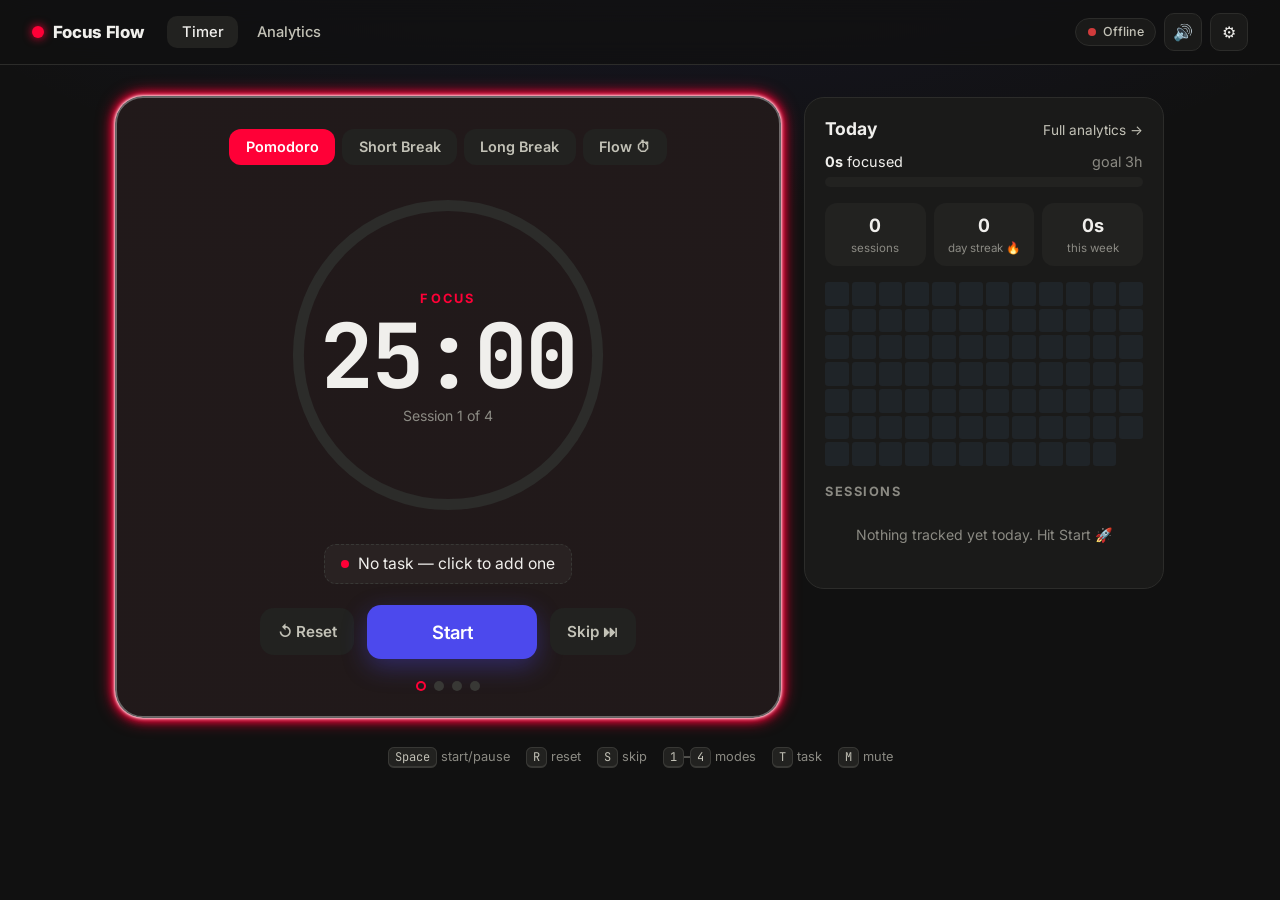
<file: index.html>
<!DOCTYPE html>
<html lang="en">
<head>
  <meta charset="UTF-8">
  <meta name="viewport" content="width=device-width, initial-scale=1.0">
  <title>Focus Flow — Pomodoro Timer</title>
  <meta name="theme-color" content="#111111">
  <link rel="preconnect" href="https://fonts.googleapis.com">
  <link href="https://fonts.googleapis.com/css2?family=Inter:wght@400;500;600;700;800&family=JetBrains+Mono:wght@500;700&display=swap" rel="stylesheet">
  <link rel="stylesheet" href="css/styles.css?v=1">
</head>
<body class="page-timer">

  <header class="topbar">
    <a class="brand" href="./"><span class="brand-dot"></span>Focus Flow</a>
    <nav class="nav">
      <a href="./" class="active">Timer</a>
      <a href="analytics/">Analytics</a>
    </nav>
    <div class="top-actions">
      <span class="sync-pill" id="syncPill" title="Sync status"><i></i><b>…</b></span>
      <button class="icon-btn" id="muteBtn" title="Sound on/off (M)" aria-label="Toggle sound">🔊</button>
      <button class="icon-btn" id="settingsBtn" title="Settings" aria-label="Settings">⚙</button>
    </div>
  </header>

  <main class="timer-layout">

    <!-- ===================== TIMER CARD ===================== -->
    <section class="container card-timer" id="timerCard" data-mode="focus">
      <div class="mode" role="tablist">
        <button data-mode-button="focus" class="active" role="tab">Pomodoro</button>
        <button data-mode-button="short" role="tab">Short Break</button>
        <button data-mode-button="long" role="tab">Long Break</button>
        <button data-mode-button="flow" role="tab" title="Open-ended stopwatch — track hours without a fixed length">Flow ⏱</button>
      </div>

      <div class="ring-wrap">
        <svg class="ring" viewBox="0 0 300 300" aria-hidden="true">
          <circle class="ring-track" cx="150" cy="150" r="136"></circle>
          <circle class="ring-bar" id="ringBar" cx="150" cy="150" r="136"></circle>
        </svg>
        <div class="ring-center">
          <div class="phase-label" id="phaseLabel">Focus</div>
          <button class="timer-display" id="timeDisplay" title="Click to set a custom time">25:00</button>
          <div class="sub-label" id="subLabel">Session 1 of 4</div>
        </div>
      </div>

      <button class="current-task" id="taskChip" title="Change task (T)">
        <span class="task-dot"></span>
        <span id="taskText">No task — click to add one</span>
        <span class="proj-tag" id="projText"></span>
      </button>

      <div class="controls">
        <button id="reset" class="ctl-secondary" title="Reset (R)">↺ <span>Reset</span></button>
        <button id="start" title="Start / Pause (Space)">Start</button>
        <button id="skip" class="ctl-secondary" title="Skip to next (S)"><span>Skip</span> ⏭</button>
      </div>

      <div class="cycle-dots" id="cycleDots" aria-label="Pomodoros in this cycle"></div>
    </section>

    <!-- ===================== TODAY PANEL ===================== -->
    <aside class="panel today-panel">
      <div class="panel-head">
        <h2>Today</h2>
        <a class="link-btn" href="analytics/">Full analytics →</a>
      </div>

      <div class="goal">
        <div class="goal-top">
          <span><b id="todayFocus">0m</b> focused</span>
          <span class="muted">goal <span id="goalText">3h</span></span>
        </div>
        <div class="goal-bar"><div id="goalFill"></div></div>
      </div>

      <div class="mini-stats">
        <div><b id="todaySessions">0</b><span>sessions</span></div>
        <div><b id="streakVal">0</b><span>day streak 🔥</span></div>
        <div><b id="weekFocus">0h</b><span>this week</span></div>
      </div>

      <div class="mini-heat" id="miniHeat" aria-label="Last 12 weeks"></div>

      <h3 class="list-title">Sessions</h3>
      <ul class="session-list" id="todayList">
        <li class="empty">Nothing tracked yet today. Hit Start 🚀</li>
      </ul>
    </aside>
  </main>

  <footer class="shortcuts">
    <span><kbd>Space</kbd> start/pause</span>
    <span><kbd>R</kbd> reset</span>
    <span><kbd>S</kbd> skip</span>
    <span><kbd>1</kbd>–<kbd>4</kbd> modes</span>
    <span><kbd>T</kbd> task</span>
    <span><kbd>M</kbd> mute</span>
  </footer>

  <!-- ===================== TASK MODAL ===================== -->
  <div class="custom-modal" id="taskModal" hidden>
    <div class="modal-content">
      <h2>What are you working on?</h2>
      <label class="field"><span>Task</span>
        <input type="text" id="taskInput" list="taskList" placeholder="e.g. Approval flow API" maxlength="300" autocomplete="off">
      </label>
      <label class="field"><span>Project / tag</span>
        <input type="text" id="projectInput" list="projectList" placeholder="e.g. TDF Payments" maxlength="80" autocomplete="off">
      </label>
      <datalist id="taskList"></datalist>
      <datalist id="projectList"></datalist>
      <div class="chip-row" id="recentProjects"></div>
      <div class="modal-buttons">
        <button id="skipTask" class="btn-ghost">Skip</button>
        <button id="confirmTask" class="btn-primary">Start focus</button>
      </div>
    </div>
  </div>

  <!-- ===================== CUSTOM TIME MODAL ===================== -->
  <div class="custom-modal" id="timeModal" hidden>
    <div class="modal-content">
      <h2>Set custom time</h2>
      <p class="muted small">Only for this <b id="timeModeName">session</b>. Defaults live in ⚙ Settings.</p>
      <div class="time-inputs">
        <label class="field"><span>Minutes</span><input type="number" id="customMin" min="0" max="600" value="25"></label>
        <label class="field"><span>Seconds</span><input type="number" id="customSec" min="0" max="59" value="0"></label>
      </div>
      <div class="chip-row">
        <button class="chip" data-preset="10">10m</button>
        <button class="chip" data-preset="20">20m</button>
        <button class="chip" data-preset="45">45m</button>
        <button class="chip" data-preset="50">50m</button>
        <button class="chip" data-preset="90">90m</button>
      </div>
      <div class="modal-buttons">
        <button id="cancelTime" class="btn-ghost">Cancel</button>
        <button id="confirmTime" class="btn-primary">Set</button>
      </div>
    </div>
  </div>

  <!-- ===================== SETTINGS MODAL ===================== -->
  <div class="custom-modal" id="settingsModal" hidden>
    <div class="modal-content wide">
      <h2>Settings</h2>
      <form id="settingsForm" class="settings-grid">
        <fieldset>
          <legend>Durations (minutes)</legend>
          <label class="field"><span>Pomodoro</span><input type="number" name="focusMin" min="1" max="600"></label>
          <label class="field"><span>Short break</span><input type="number" name="shortMin" min="1" max="120"></label>
          <label class="field"><span>Long break</span><input type="number" name="longMin" min="1" max="240"></label>
          <label class="field"><span>Long break every</span><input type="number" name="longEvery" min="2" max="12"></label>
          <label class="field"><span>Daily goal (min)</span><input type="number" name="dailyGoalMin" min="10" max="1440"></label>
          <label class="field"><span>Min. length to save (sec)</span><input type="number" name="minLogSec" min="0" max="3600"></label>
        </fieldset>
        <fieldset>
          <legend>Behaviour</legend>
          <label class="switch"><input type="checkbox" name="autoStartBreaks"><span>Auto-start breaks</span></label>
          <label class="switch"><input type="checkbox" name="autoStartFocus"><span>Auto-start next pomodoro</span></label>
          <label class="switch"><input type="checkbox" name="askTask"><span>Ask for task before focus</span></label>
          <label class="switch"><input type="checkbox" name="notifications"><span>Desktop notifications</span></label>
        </fieldset>
        <fieldset>
          <legend>Sound</legend>
          <label class="switch"><input type="checkbox" name="sound"><span>Sounds (start / stop / done)</span></label>
          <label class="switch"><input type="checkbox" name="tick"><span>Soft tick every second</span></label>
          <label class="switch"><input type="checkbox" name="hourlyChime"><span>Hourly chime in Flow mode</span></label>
          <label class="field"><span>Volume</span><input type="range" name="volume" min="0" max="1" step="0.05"></label>
          <div class="chip-row">
            <button type="button" class="chip" data-test-sound="start">▶ start</button>
            <button type="button" class="chip" data-test-sound="stop">■ stop</button>
            <button type="button" class="chip" data-test-sound="complete">✓ done</button>
            <button type="button" class="chip" data-test-sound="hourly">⏰ hourly</button>
          </div>
        </fieldset>
      </form>
      <p class="muted small" id="dbInfo"></p>
      <div class="modal-buttons">
        <button id="cancelSettings" class="btn-ghost">Cancel</button>
        <button id="saveSettings" class="btn-primary">Save</button>
      </div>
    </div>
  </div>

  <div id="toasts"></div>


  <script src="js/config.js?v=1"></script>
  <script src="js/api.js?v=1"></script>
  <script src="js/sound.js?v=1"></script>
  <script src="js/app.js?v=1"></script>
</body>
</html>
</file>
<file: css/styles.css>
/* ============================================================
   FOCUS FLOW — STYLES (timer + analytics)
   ============================================================ */
:root {
  --bg: #111111;
  --bg-2: #161616;
  --surface: #1a1a19;
  --surface-2: #222220;
  --line: #2c2c2a;
  --line-2: #383835;
  --text: #f0efec;
  --text-2: #c3c2b7;
  --muted: #8b8a83;
  --accent: #4c49ed;
  --accent-2: #3f3dd3;
  --good: #0ca30c;
  --warn: #fab219;
  --crit: #d03b3b;
  --focus: 255, 0, 55;
  --short: 0, 255, 205;
  --long: 0, 140, 255;
  --flow: 169, 112, 255;
  --radius: 20px;
  --mono: "JetBrains Mono", ui-monospace, SFMono-Regular, Menlo, monospace;
  color-scheme: dark;
}

* { box-sizing: border-box; }
html, body { margin: 0; }
body {
  font-family: "Inter", -apple-system, BlinkMacSystemFont, "Segoe UI", sans-serif;
  background:
    radial-gradient(1200px 600px at 50% -200px, rgba(76, 73, 237, 0.12), transparent 70%),
    var(--bg);
  color: var(--text);
  min-height: 100vh;
  -webkit-font-smoothing: antialiased;
}
a { color: inherit; }
button { font: inherit; color: inherit; }
[hidden] { display: none !important; }
.muted { color: var(--muted); }
.small { font-size: 0.85rem; }
code { font-family: var(--mono); font-size: 0.85em; background: var(--surface-2); padding: 1px 6px; border-radius: 6px; }

/* ---------------------------------------------------------------- top bar */
.topbar {
  position: sticky; top: 0; z-index: 50;
  display: flex; align-items: center; gap: 1rem;
  padding: 0.8rem clamp(1rem, 3vw, 2rem);
  background: rgba(17, 17, 17, 0.8);
  backdrop-filter: blur(12px);
  border-bottom: 1px solid var(--line);
}
.brand { display: flex; align-items: center; gap: 0.55rem; font-weight: 800; letter-spacing: -0.02em; text-decoration: none; font-size: 1.05rem; }
.brand-dot { width: 12px; height: 12px; border-radius: 50%; background: rgb(var(--focus)); box-shadow: 0 0 10px rgb(var(--focus)); }
.nav { display: flex; gap: 0.25rem; margin-left: 0.5rem; }
.nav a { text-decoration: none; padding: 0.45rem 0.9rem; border-radius: 10px; color: var(--text-2); font-weight: 500; font-size: 0.92rem; }
.nav a:hover { background: var(--surface-2); color: var(--text); }
.nav a.active { background: var(--surface-2); color: var(--text); }
.top-actions { margin-left: auto; display: flex; align-items: center; gap: 0.5rem; }
.icon-btn {
  width: 38px; height: 38px; border-radius: 10px; border: 1px solid var(--line);
  background: var(--surface); cursor: pointer; font-size: 1rem;
  display: inline-flex; align-items: center; justify-content: center;
}
.icon-btn:hover { background: var(--surface-2); }

.sync-pill {
  display: inline-flex; align-items: center; gap: 0.45rem;
  font-size: 0.78rem; color: var(--text-2);
  padding: 0.35rem 0.7rem; border-radius: 999px; border: 1px solid var(--line); background: var(--surface);
  white-space: nowrap;
}
.sync-pill b { font-weight: 500; }
.sync-pill i { width: 8px; height: 8px; border-radius: 50%; background: var(--muted); }
.sync-pill[data-status="online"] i { background: var(--good); box-shadow: 0 0 6px var(--good); }
.sync-pill[data-status="syncing"] i { background: var(--warn); animation: pulse 1s infinite; }
.sync-pill[data-status="offline"] i { background: var(--crit); }
.sync-pill[data-status="local"] i { background: #8b8a83; }
@keyframes pulse { 50% { opacity: 0.3; } }

/* ---------------------------------------------------------------- timer layout */
.timer-layout {
  display: grid;
  grid-template-columns: minmax(0, 1fr) 360px;
  gap: 1.5rem;
  max-width: 1080px;
  margin: 2rem auto 1rem;
  padding: 0 1rem;
  align-items: start;
}

.container.card-timer {
  --mode-rgb: var(--focus);
  --progress: 0;
  position: relative;
  text-align: center;
  padding: 2rem 2rem 1.6rem;
  border-radius: 28px;
  background:
    linear-gradient(rgba(var(--mode-rgb), calc(0.03 + var(--progress) * 0.14)), rgba(var(--mode-rgb), calc(0.03 + var(--progress) * 0.14))),
    var(--surface);
  transition: background 0.6s ease;
  isolation: isolate;
}
/* neon border (kept from the original design) */
.container.card-timer::before {
  content: ""; position: absolute; inset: -1px; border-radius: 28px;
  border: 2px solid rgba(255, 255, 255, 0.35);
  box-shadow:
    0 0 2px #fff, 0 0 4px #fff,
    0 0 8px rgb(var(--mode-rgb)), 0 0 12px rgb(var(--mode-rgb)), 0 0 18px rgb(var(--mode-rgb));
  z-index: -1; pointer-events: none;
  transition: box-shadow 0.4s ease;
}
.container.card-timer.running::before { animation: glow 3s ease-in-out infinite; }
@keyframes glow {
  50% { box-shadow: 0 0 2px #fff, 0 0 6px #fff, 0 0 12px rgb(var(--mode-rgb)), 0 0 22px rgb(var(--mode-rgb)), 0 0 34px rgb(var(--mode-rgb)); }
}

.mode { display: flex; flex-wrap: wrap; justify-content: center; gap: 0.4rem; }
.mode button {
  border: none; cursor: pointer; padding: 0.6rem 1.05rem; border-radius: 12px;
  background: var(--surface-2); color: var(--text-2); font-weight: 600; font-size: 0.9rem;
  transition: all 0.2s ease;
}
.mode button:hover { background: var(--line-2); color: var(--text); transform: translateY(-1px); }
.mode button.active[data-mode-button="focus"] { background: rgb(var(--focus)); color: #fff; }
.mode button.active[data-mode-button="short"] { background: rgb(var(--short)); color: #000; }
.mode button.active[data-mode-button="long"]  { background: rgb(var(--long)); color: #fff; }
.mode button.active[data-mode-button="flow"]  { background: rgb(var(--flow)); color: #fff; }

.ring-wrap { position: relative; width: min(330px, 78vw); aspect-ratio: 1; margin: 1.6rem auto 1rem; }
.ring { width: 100%; height: 100%; transform: rotate(-90deg); overflow: visible; }
.ring circle { fill: none; stroke-width: 10; }
.ring-track { stroke: var(--line); }
.ring-bar {
  stroke: rgb(var(--mode-rgb)); stroke-linecap: round;
  stroke-dasharray: 854.513; stroke-dashoffset: 854.513;
  filter: drop-shadow(0 0 6px rgba(var(--mode-rgb), 0.8));
  transition: stroke-dashoffset 0.3s linear, stroke 0.4s ease;
}
.ring-center { position: absolute; inset: 0; display: flex; flex-direction: column; align-items: center; justify-content: center; }
.phase-label { font-size: 0.8rem; text-transform: uppercase; letter-spacing: 0.18em; color: rgb(var(--mode-rgb)); font-weight: 700; }
.timer-display {
  font-family: var(--mono); font-size: clamp(3.6rem, 12vw, 5.6rem); font-weight: 700;
  font-variant-numeric: tabular-nums; letter-spacing: -0.03em; line-height: 1.1;
  background: none; border: none; cursor: pointer; color: var(--text); padding: 0.1rem 0.4rem; border-radius: 14px;
}
.timer-display.long { font-size: clamp(2.8rem, 9vw, 4.3rem); }
.timer-display:hover { background: rgba(255, 255, 255, 0.04); }
.sub-label { color: var(--muted); font-size: 0.88rem; }

.current-task {
  display: inline-flex; align-items: center; gap: 0.55rem; max-width: 100%;
  margin: 0.2rem auto 1.3rem; padding: 0.6rem 1rem; border-radius: 12px;
  background: rgba(255, 255, 255, 0.04); border: 1px dashed var(--line-2); cursor: pointer;
  font-size: 0.98rem; color: var(--text);
}
.current-task:hover { border-color: rgb(var(--mode-rgb)); }
.current-task #taskText { overflow: hidden; text-overflow: ellipsis; white-space: nowrap; max-width: 360px; }
.task-dot { width: 8px; height: 8px; border-radius: 50%; background: rgb(var(--mode-rgb)); flex: none; }
.proj-tag { font-size: 0.78rem; padding: 0.15rem 0.5rem; border-radius: 6px; background: var(--surface-2); color: var(--text-2); }

.controls { display: flex; justify-content: center; align-items: center; gap: 0.8rem; }
.controls button {
  border: none; cursor: pointer; border-radius: 14px; font-weight: 600; transition: all 0.18s ease;
}
#start {
  background: var(--accent); color: #fff; padding: 1rem 2.6rem; font-size: 1.15rem; min-width: 170px;
  box-shadow: 0 8px 24px rgba(76, 73, 237, 0.35);
}
#start:hover { background: var(--accent-2); transform: translateY(-1px); }
#start:active { transform: translateY(1px); }
.ctl-secondary { background: var(--surface-2); color: var(--text-2); padding: 0.85rem 1.1rem; font-size: 0.95rem; }
.ctl-secondary:hover { background: var(--line-2); color: var(--text); }

.cycle-dots { display: flex; justify-content: center; gap: 0.5rem; margin-top: 1.4rem; }
.cycle-dots span { width: 10px; height: 10px; border-radius: 50%; background: var(--line-2); transition: all 0.3s; }
.cycle-dots span.done { background: rgb(var(--focus)); box-shadow: 0 0 6px rgb(var(--focus)); }
.cycle-dots span.now { background: transparent; box-shadow: inset 0 0 0 2px rgb(var(--focus)); }

/* ---------------------------------------------------------------- panel */
.panel { background: var(--surface); border: 1px solid var(--line); border-radius: var(--radius); padding: 1.25rem; }
.panel-head { display: flex; align-items: baseline; justify-content: space-between; margin-bottom: 0.9rem; }
.panel h2 { font-size: 1.1rem; margin: 0; font-weight: 700; }
.link-btn { font-size: 0.85rem; color: var(--text-2); text-decoration: none; }
.link-btn:hover { color: var(--text); }

.goal-top { display: flex; justify-content: space-between; font-size: 0.9rem; margin-bottom: 0.45rem; }
.goal-bar { height: 10px; background: var(--surface-2); border-radius: 999px; overflow: hidden; }
.goal-bar div { height: 100%; width: 0; background: linear-gradient(90deg, rgb(var(--focus)), #ff6b6b); border-radius: 999px; transition: width 0.6s ease; }
.goal-bar div.hit { background: linear-gradient(90deg, #26a641, #39d353); }

.mini-stats { display: grid; grid-template-columns: repeat(3, 1fr); gap: 0.5rem; margin: 1rem 0; }
.mini-stats div { background: var(--surface-2); border-radius: 12px; padding: 0.65rem 0.5rem; text-align: center; }
.mini-stats b { display: block; font-size: 1.15rem; font-variant-numeric: tabular-nums; }
.mini-stats span { font-size: 0.72rem; color: var(--muted); }

.mini-heat { display: flex; gap: 3px; justify-content: space-between; margin-bottom: 0.4rem; }
.mh-col { display: flex; flex-direction: column; gap: 3px; flex: 1; }
.mh-col i { display: block; aspect-ratio: 1; border-radius: 3px; }

/* heatmap levels (GitHub dark style, one green hue light->bright) */
.lv-1 { background: transparent; }
.lv0 { background: #1f2428; }
.lv1 { background: #0e4429; }
.lv2 { background: #006d32; }
.lv3 { background: #26a641; }
.lv4 { background: #39d353; }

.list-title { font-size: 0.8rem; text-transform: uppercase; letter-spacing: 0.12em; color: var(--muted); margin: 1.1rem 0 0.5rem; }
.session-list { list-style: none; margin: 0; padding: 0; max-height: 340px; overflow: auto; }
.session-list li {
  display: grid; grid-template-columns: 46px 1fr auto; gap: 0.6rem; align-items: center;
  padding: 0.55rem 0.6rem; border-radius: 10px; font-size: 0.88rem; border-left: 3px solid var(--line-2);
  margin-bottom: 0.35rem; background: var(--bg-2);
}
.session-list li.empty { display: block; border: none; color: var(--muted); text-align: center; padding: 1.2rem; background: none; }
.session-list li.m-focus { border-left-color: rgb(var(--focus)); }
.session-list li.m-short { border-left-color: rgb(var(--short)); }
.session-list li.m-long  { border-left-color: rgb(var(--long)); }
.session-list li.m-flow  { border-left-color: rgb(var(--flow)); }
.sl-time { font-family: var(--mono); color: var(--muted); font-size: 0.8rem; }
.sl-main { min-width: 0; display: flex; flex-direction: column; }
.sl-main b { font-weight: 500; overflow: hidden; text-overflow: ellipsis; white-space: nowrap; }
.sl-main em { font-style: normal; font-size: 0.75rem; color: var(--muted); }
.sl-dur { font-variant-numeric: tabular-nums; color: var(--text-2); white-space: nowrap; }

.shortcuts { display: flex; flex-wrap: wrap; justify-content: center; gap: 1rem; color: var(--muted); font-size: 0.8rem; padding: 1rem 1rem 2rem; }
kbd { font-family: var(--mono); font-size: 0.75rem; background: var(--surface-2); border: 1px solid var(--line-2); border-bottom-width: 2px; border-radius: 6px; padding: 1px 6px; color: var(--text-2); }

/* ---------------------------------------------------------------- modals */
.custom-modal {
  position: fixed; inset: 0; background: rgba(0, 0, 0, 0.6); backdrop-filter: blur(4px);
  display: flex; justify-content: center; align-items: center; z-index: 1000; padding: 1rem;
  animation: fade 0.15s ease;
}
@keyframes fade { from { opacity: 0; } }
.modal-content {
  background: var(--surface); border: 1px solid var(--line-2); padding: 1.6rem; border-radius: 22px;
  width: min(440px, 100%); max-height: 90vh; overflow: auto;
  box-shadow: 0 30px 80px rgba(0, 0, 0, 0.5);
}
.modal-content.wide { width: min(820px, 100%); }
.modal-content h2 { margin: 0 0 1rem; font-size: 1.25rem; }
.field { display: flex; flex-direction: column; gap: 0.35rem; margin-bottom: 0.9rem; font-size: 0.85rem; color: var(--text-2); }
.field input, .field select, .input {
  width: 100%; padding: 0.7rem 0.8rem; border-radius: 12px; border: 1px solid var(--line-2);
  background: var(--bg-2); color: var(--text); font: inherit; font-size: 0.98rem;
}
.field input:focus, .field select:focus, .input:focus { outline: none; border-color: var(--accent); box-shadow: 0 0 0 3px rgba(76, 73, 237, 0.25); }
.field input[type="range"] { padding: 0; accent-color: var(--accent); }
.time-inputs { display: grid; grid-template-columns: 1fr 1fr; gap: 0.8rem; }
.modal-buttons { display: flex; gap: 0.7rem; justify-content: flex-end; margin-top: 1rem; }
.btn-primary, .btn-ghost, .btn {
  padding: 0.7rem 1.3rem; border-radius: 12px; border: none; cursor: pointer; font-weight: 600; font-size: 0.92rem;
}
.btn-primary { background: var(--accent); color: #fff; }
.btn-primary:hover { background: var(--accent-2); }
.btn-ghost, .btn { background: var(--surface-2); color: var(--text-2); border: 1px solid var(--line); }
.btn-ghost:hover, .btn:hover { background: var(--line-2); color: var(--text); }
.btn.danger:hover { background: rgba(208, 59, 59, 0.2); color: #ff8a8a; border-color: rgba(208, 59, 59, 0.5); }
.chip-row { display: flex; flex-wrap: wrap; gap: 0.4rem; margin-bottom: 0.4rem; }
.chip {
  border: 1px solid var(--line-2); background: var(--bg-2); color: var(--text-2);
  padding: 0.35rem 0.7rem; border-radius: 999px; font-size: 0.8rem; cursor: pointer;
}
.chip:hover, .chip.active { border-color: var(--accent); color: var(--text); background: rgba(76, 73, 237, 0.15); }

.settings-grid { display: grid; grid-template-columns: repeat(3, 1fr); gap: 1rem; }
.settings-grid fieldset { border: 1px solid var(--line); border-radius: 14px; padding: 0.9rem; margin: 0; min-width: 0; }
.settings-grid legend { padding: 0 0.4rem; font-weight: 700; font-size: 0.85rem; }
.switch { display: flex; align-items: center; gap: 0.6rem; font-size: 0.9rem; margin-bottom: 0.75rem; cursor: pointer; }
.switch input { appearance: none; width: 36px; height: 20px; border-radius: 999px; background: var(--line-2); position: relative; cursor: pointer; flex: none; transition: background 0.2s; margin: 0; }
.switch input::after { content: ""; position: absolute; top: 2px; left: 2px; width: 16px; height: 16px; border-radius: 50%; background: #fff; transition: transform 0.2s; }
.switch input:checked { background: var(--accent); }
.switch input:checked::after { transform: translateX(16px); }

/* ---------------------------------------------------------------- toasts */
#toasts { position: fixed; bottom: 1.2rem; left: 50%; transform: translateX(-50%); z-index: 2000; display: flex; flex-direction: column; gap: 0.5rem; align-items: center; pointer-events: none; }
.toast {
  background: var(--surface-2); border: 1px solid var(--line-2); color: var(--text); padding: 0.65rem 1rem;
  border-radius: 12px; font-size: 0.88rem; box-shadow: 0 10px 30px rgba(0, 0, 0, 0.4);
  animation: up 0.25s ease; transition: opacity 0.4s, transform 0.4s;
}
.toast.ok { border-color: rgba(12, 163, 12, 0.6); }
.toast.err { border-color: rgba(208, 59, 59, 0.7); }
.toast.out { opacity: 0; transform: translateY(8px); }
@keyframes up { from { opacity: 0; transform: translateY(10px); } }

/* ================================================================ ANALYTICS */
.an-wrap { max-width: 1240px; margin: 0 auto; padding: 1.5rem clamp(1rem, 3vw, 2rem) 3rem; }
.an-head { display: flex; flex-wrap: wrap; align-items: center; gap: 0.8rem; margin-bottom: 1.2rem; }
.an-head h1 { font-size: 1.6rem; margin: 0 auto 0 0; letter-spacing: -0.02em; }
.filters { display: flex; flex-wrap: wrap; align-items: center; gap: 0.5rem; }
.seg { display: inline-flex; background: var(--surface); border: 1px solid var(--line); border-radius: 12px; padding: 3px; }
.seg button { border: none; background: none; color: var(--text-2); padding: 0.45rem 0.8rem; border-radius: 9px; cursor: pointer; font-size: 0.85rem; font-weight: 500; }
.seg button.active { background: var(--surface-2); color: var(--text); box-shadow: inset 0 0 0 1px var(--line-2); }
.filters select, .filters input[type="date"] {
  background: var(--surface); border: 1px solid var(--line); color: var(--text); border-radius: 10px;
  padding: 0.45rem 0.6rem; font: inherit; font-size: 0.85rem;
}

.kpis { display: grid; grid-template-columns: repeat(6, minmax(0, 1fr)); gap: 0.8rem; margin-bottom: 1rem; }
.kpi { background: var(--surface); border: 1px solid var(--line); border-radius: 16px; padding: 0.95rem 1rem; }
.kpi .k-label { font-size: 0.76rem; color: var(--muted); text-transform: uppercase; letter-spacing: 0.08em; }
.kpi .k-val { font-size: 1.6rem; font-weight: 700; margin-top: 0.3rem; font-variant-numeric: tabular-nums; letter-spacing: -0.02em; }
.kpi .k-sub { font-size: 0.78rem; color: var(--text-2); margin-top: 0.15rem; }
.kpi .up { color: #39d353; }
.kpi .down { color: #ff7b7b; }

.grid-2 { display: grid; grid-template-columns: 2fr 1fr; gap: 1rem; margin-bottom: 1rem; }
.grid-2b { display: grid; grid-template-columns: 1fr 1fr; gap: 1rem; margin-bottom: 1rem; }
.card { background: var(--surface); border: 1px solid var(--line); border-radius: var(--radius); padding: 1.1rem 1.2rem 1.2rem; min-width: 0; margin-bottom: 1rem; }
.grid-2 .card, .grid-2b .card { margin-bottom: 0; }
.card-head { display: flex; flex-wrap: wrap; align-items: center; gap: 0.6rem; margin-bottom: 0.8rem; }
.card-head h2 { font-size: 1rem; margin: 0; font-weight: 700; }
.card-head .hint { font-size: 0.8rem; color: var(--muted); }
.card-head .right { margin-left: auto; display: flex; gap: 0.4rem; flex-wrap: wrap; align-items: center; }
.chart-box { position: relative; height: 320px; }
.chart-box.sm { height: 240px; }

/* big heatmap */
.heat-scroll { overflow-x: auto; padding-bottom: 0.3rem; }
.heatmap { display: grid; grid-template-columns: 30px 1fr; gap: 6px; min-width: 760px; }
.heat-days { display: grid; grid-template-rows: 18px repeat(7, 1fr); gap: 3px; font-size: 0.7rem; color: var(--muted); }
.heat-days span { display: flex; align-items: center; }
.heat-main { display: flex; flex-direction: column; gap: 3px; }
.heat-months { position: relative; height: 18px; font-size: 0.72rem; color: var(--muted); }
.heat-months span { position: absolute; top: 0; }
.heat-grid { display: grid; grid-auto-flow: column; grid-template-rows: repeat(7, 1fr); gap: 3px; }
.heat-grid i { display: block; aspect-ratio: 1; border-radius: 3px; cursor: pointer; outline-offset: 1px; }
.heat-grid i:hover { outline: 2px solid var(--text-2); }
.heat-grid i.sel { outline: 2px solid #fff; }
.heat-foot { display: flex; flex-wrap: wrap; align-items: center; justify-content: space-between; gap: 0.6rem; margin-top: 0.6rem; font-size: 0.78rem; color: var(--muted); }
.legend-scale { display: inline-flex; align-items: center; gap: 3px; }
.legend-scale i { width: 12px; height: 12px; border-radius: 3px; display: inline-block; }

/* day timeline */
.day-head { display: flex; flex-wrap: wrap; align-items: baseline; gap: 0.8rem; }
.day-head b { font-size: 1.05rem; }
.timeline { position: relative; height: 56px; background: var(--bg-2); border-radius: 12px; margin: 0.9rem 0 0.3rem; border: 1px solid var(--line); overflow: hidden; }
.timeline .tl-hour { position: absolute; top: 0; bottom: 0; border-left: 1px dashed var(--line); }
.timeline .tl-block { position: absolute; top: 8px; bottom: 8px; border-radius: 6px; min-width: 3px; cursor: pointer; box-shadow: 0 0 0 1px var(--bg-2); }
.timeline .tl-block:hover { filter: brightness(1.2); }
.timeline .tl-now { position: absolute; top: 0; bottom: 0; width: 2px; background: #fff; opacity: 0.6; }
.tl-axis { position: relative; height: 16px; font-size: 0.68rem; color: var(--muted); font-family: var(--mono); }
.tl-axis span { position: absolute; transform: translateX(-50%); }

.legend { display: flex; flex-wrap: wrap; gap: 0.4rem 1rem; font-size: 0.8rem; color: var(--text-2); margin-top: 0.6rem; }
.legend span { display: inline-flex; align-items: center; gap: 0.4rem; }
.legend i { width: 10px; height: 10px; border-radius: 3px; display: inline-block; }

/* breakdown bars */
.bars { display: flex; flex-direction: column; gap: 0.55rem; }
.bar-row { display: grid; grid-template-columns: minmax(80px, 140px) 1fr 70px; gap: 0.6rem; align-items: center; font-size: 0.85rem; }
.bar-row .name { overflow: hidden; text-overflow: ellipsis; white-space: nowrap; color: var(--text); }
.bar-row .track { height: 12px; background: var(--bg-2); border-radius: 4px; overflow: hidden; }
.bar-row .fill { height: 100%; border-radius: 0 4px 4px 0; }
.bar-row .val { text-align: right; font-variant-numeric: tabular-nums; color: var(--text-2); }

/* sessions table */
.table-wrap { overflow: auto; max-height: 520px; border-radius: 12px; border: 1px solid var(--line); }
table.sessions { width: 100%; border-collapse: collapse; font-size: 0.85rem; }
table.sessions th, table.sessions td { padding: 0.6rem 0.75rem; text-align: left; border-bottom: 1px solid var(--line); white-space: nowrap; }
table.sessions th { position: sticky; top: 0; background: var(--surface-2); font-weight: 600; color: var(--text-2); font-size: 0.78rem; text-transform: uppercase; letter-spacing: 0.06em; cursor: pointer; user-select: none; }
table.sessions td.task { white-space: normal; min-width: 200px; }
table.sessions tr:hover td { background: rgba(255, 255, 255, 0.02); }
table.sessions td.num { text-align: right; font-variant-numeric: tabular-nums; }
.mode-pill { font-size: 0.72rem; padding: 0.15rem 0.5rem; border-radius: 6px; font-weight: 600; }
.mode-pill.focus { background: rgba(var(--focus), 0.18); color: #ff6b85; }
.mode-pill.flow { background: rgba(var(--flow), 0.2); color: #c7a6ff; }
.mode-pill.short { background: rgba(var(--short), 0.14); color: #5ff5d8; }
.mode-pill.long { background: rgba(var(--long), 0.18); color: #6bbaff; }
.row-actions button { background: none; border: none; color: var(--muted); cursor: pointer; padding: 0.2rem 0.35rem; border-radius: 6px; }
.row-actions button:hover { color: var(--text); background: var(--surface-2); }
.inline-input { background: var(--bg-2); border: 1px solid var(--accent); color: var(--text); border-radius: 6px; padding: 0.25rem 0.4rem; font: inherit; width: 100%; }

.empty-state { text-align: center; padding: 3rem 1rem; color: var(--muted); }
.empty-state h3 { color: var(--text); margin: 0 0 0.4rem; }
.loading-bar { height: 2px; background: linear-gradient(90deg, transparent, var(--accent), transparent); background-size: 200% 100%; animation: load 1s linear infinite; border-radius: 2px; margin-bottom: 0.8rem; }
@keyframes load { from { background-position: 200% 0; } to { background-position: -200% 0; } }

.chart-tip {
  position: fixed; pointer-events: none; z-index: 3000; background: #0b0b0b; border: 1px solid var(--line-2);
  color: var(--text); padding: 0.5rem 0.7rem; border-radius: 10px; font-size: 0.8rem; box-shadow: 0 10px 30px rgba(0,0,0,0.5);
  white-space: nowrap; transform: translate(-50%, calc(-100% - 10px));
}
.chart-tip b { display: block; }
.chart-tip span { color: var(--text-2); }

/* ---------------------------------------------------------------- responsive */
@media (max-width: 1100px) {
  .kpis { grid-template-columns: repeat(3, minmax(0, 1fr)); }
  .grid-2, .grid-2b { grid-template-columns: 1fr; }
}
@media (max-width: 900px) {
  .timer-layout { grid-template-columns: 1fr; }
  .settings-grid { grid-template-columns: 1fr; }
}
@media (max-width: 560px) {
  .topbar { flex-wrap: wrap; gap: 0.5rem; }
  .nav { margin-left: 0; order: 3; width: 100%; }
  .sync-pill b { display: none; }
  .container.card-timer { padding: 1.4rem 1rem 1.2rem; }
  .mode button { padding: 0.5rem 0.7rem; font-size: 0.82rem; }
  #start { padding: 0.9rem 1.8rem; min-width: 130px; }
  .ctl-secondary span { display: none; }
  .kpis { grid-template-columns: repeat(2, minmax(0, 1fr)); }
  .bar-row { grid-template-columns: 90px 1fr 56px; }
}
@media (prefers-reduced-motion: reduce) {
  *, *::before { animation: none !important; transition: none !important; }
}

.day-list { margin-top: 1rem; max-height: 260px; display: grid; grid-template-columns: repeat(auto-fill, minmax(280px, 1fr)); gap: 0.35rem; }
.day-list li { margin-bottom: 0; }
.day-list li.empty { grid-column: 1 / -1; }
.heat-grid { grid-auto-columns: 1fr; }
</file>
